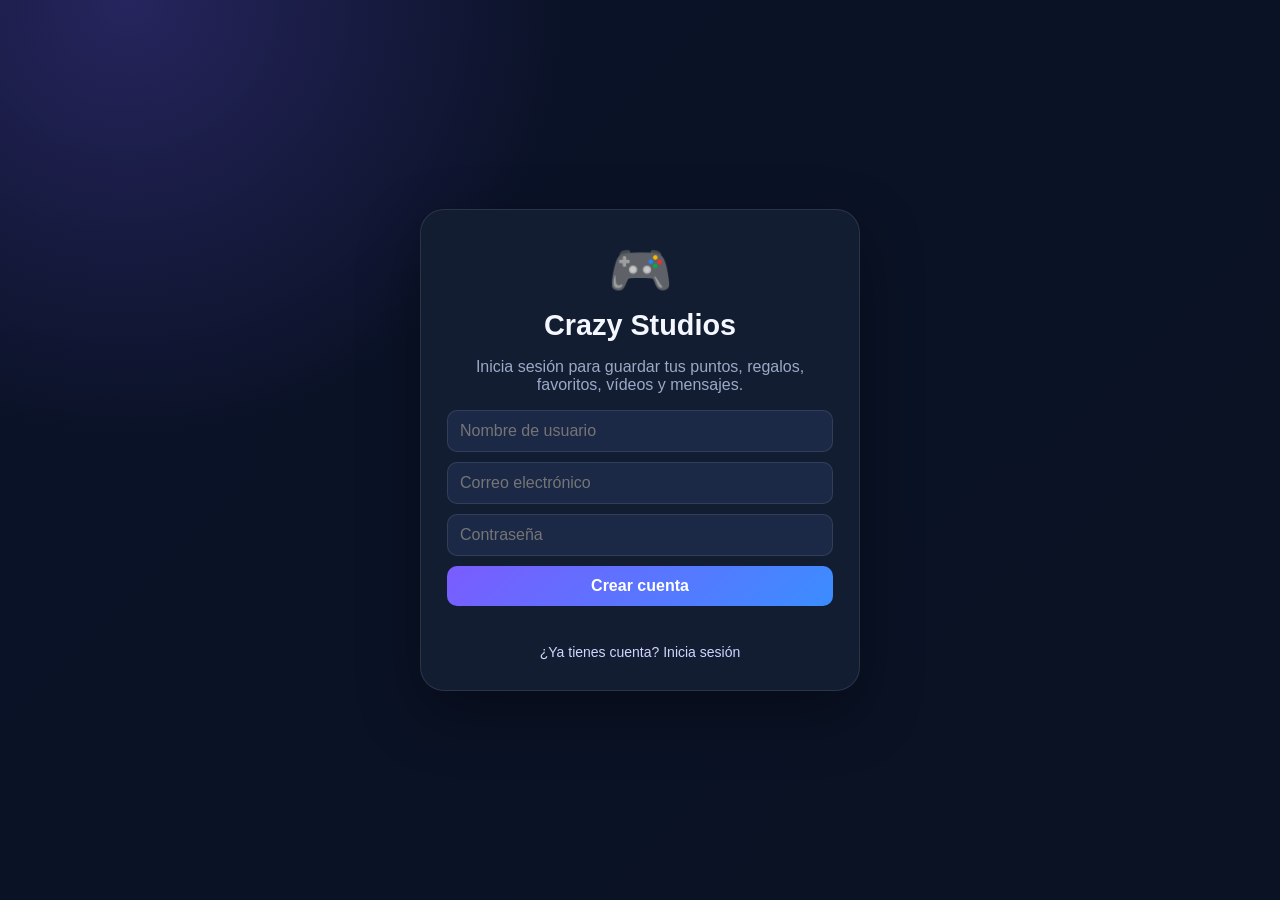
<file: index.html>
<!DOCTYPE html>
<html lang="es">
<head>
  <meta charset="UTF-8" />
  <meta name="viewport" content="width=device-width, initial-scale=1.0" />
  <title>Crazy Studios</title>
  <link rel="stylesheet" href="style.css" />
</head>
<body>
  <div class="auth-screen" id="authScreen">
    <div class="auth-card">
      <div class="auth-logo">🎮</div>
      <h2 id="authTitle">Crazy Studios</h2>
      <p class="muted" id="authSubtitle" style="text-align:center;">
        Inicia sesión para guardar tus puntos, regalos, favoritos, vídeos y mensajes.
      </p>

      <form class="form" id="authForm">
        <input id="displayName" type="text" placeholder="Nombre de usuario" />
        <input id="email" type="email" placeholder="Correo electrónico" required />
        <input id="password" type="password" placeholder="Contraseña" required />
        <button class="btn primary" id="authSubmitBtn">Crear cuenta</button>
      </form>

      <div class="error" id="authError"></div>
      <div class="auth-switch" id="authSwitch">¿Ya tienes cuenta? Inicia sesión</div>
    </div>
  </div>

  <div class="layout hidden" id="app">
    <aside class="sidebar">
      <div class="brand">
        <span class="brand-badge">🎮</span>
        <span>Crazy Studios</span>
      </div>

      <nav class="nav">
        <button class="active" data-page="index.html">⌂ Inicio</button>
        <button data-page="games.html">🎮 Juegos</button>
        <button data-page="apps.html">▣ Apps</button>
        <button data-page="live.html">📡 Live</button>
        <button data-page="shop.html">🛒 Tienda</button>
        <button id="profileButton">👤 Perfil</button>
        <button id="creatorButton">👑 Creador</button>
        <button id="settingsButton">⚙ Configuración</button>
        <button id="logoutButton">↪ Cerrar sesión</button>
      </nav>

      <div class="aside-note">
        Los nombres, logos y marcas son de sus propietarios.<br>
        <span id="profileName">Usuario</span>
      </div>
    </aside>

    <main>
      <header class="topbar">
        <label class="search">
          🔎
          <input id="searchInput" type="text" placeholder="Buscar..." />
        </label>
        <div class="top-actions">
          <button class="btn" id="themeButton">☼</button>
          <button class="btn primary" id="aiTopButton">✦ IA</button>
        </div>
      </header>

      <section class="hero">
        <div class="hero-label">Tu centro social y gamer</div>
        <h1>Juega, crea, vive y gana puntos.</h1>
        <p>Explora juegos virales, clásicos, apps, directos, contenido tipo TikTok y la mejor experiencia de entretenimiento gamer con IA.</p>

        <div class="hero-actions">
          <button class="btn primary" id="exploreButton">Explorar catálogo</button>
          <button class="btn" id="openNowggButton">Abrir nowgg.fun ↗</button>
        </div>

        <div class="stats">
          <div class="stat">
            <strong id="pointsValue">0</strong>
            <span>Puntos</span>
          </div>
          <div class="stat">
            <strong id="aiValue">10</strong>
            <span>Mensajes IA</span>
          </div>
          <div class="stat">
            <strong id="openedValue">0</strong>
            <span>Abiertos</span>
          </div>
        </div>
      </section>

      <section class="section" id="catalogSection">
        <div class="section-head">
          <div>
            <h2>Catálogo</h2>
            <p id="resultText">Cargando recursos...</p>
          </div>

          <div class="filters">
            <button class="filter active" data-filter="all">Todo</button>
            <button class="filter" data-filter="game">Juegos</button>
            <button class="filter" data-filter="app">Apps</button>
            <button class="filter" data-filter="classic">Clásicos</button>
          </div>
        </div>

        <div class="catalog" id="catalog"></div>
        <div class="empty" id="empty">No hay resultados para tu búsqueda.</div>
      </section>

      <section class="section hidden" id="feedSection">
        <div class="section-head">
          <div>
            <h2>Feed</h2>
            <p>Contenido tipo TikTok</p>
          </div>
        </div>
        <div class="feed" id="feedList"></div>
      </section>

      <section class="section hidden" id="profileSection">
        <div class="section-head">
          <div>
            <h2>Perfil</h2>
            <p>Gestiona tu cuenta</p>
          </div>
        </div>

        <div class="profile-box">
          <div class="profile-header">
            <div class="profile-info">
              <div class="profile-avatar" id="profileAvatar">U</div>
              <div>
                <h3 id="profileNameBox">Usuario</h3>
                <div class="muted small" id="profileBio">Sin biografía</div>
              </div>
            </div>
            <button class="btn primary" id="editProfileButton">Editar perfil</button>
          </div>

          <div class="profile-grid">
            <div class="profile-field">
              <label>Nombre</label>
              <input id="profileNameInput" />
            </div>
            <div class="profile-field">
              <label>Cuenta</label>
              <input id="profileHandleInput" />
            </div>
            <div class="profile-field">
              <label>Biografía</label>
              <textarea id="profileBioInput" rows="3"></textarea>
            </div>
          </div>

          <button class="btn primary" id="saveProfileButton">Guardar perfil</button>
        </div>
      </section>

      <section class="section hidden" id="creatorSection">
        <div class="section-head">
          <div>
            <h2>Panel del creador</h2>
            <p>Verificación y regalos</p>
          </div>
        </div>

        <div class="creator-panel">
          <div class="profile-field">
            <label>Código de creador</label>
            <input id="creatorCodeInput" type="password" placeholder="Introduce código" />
          </div>

          <button class="btn primary" id="creatorLoginBtn">Verificar cuenta</button>

          <div class="muted small" id="creatorStatus">Cuenta no verificada.</div>

          <div class="profile-grid">
            <div class="profile-field">
              <label>Regalos</label>
              <input id="giftInput" value="50" type="number" min="10" />
            </div>
            <div class="profile-field">
              <label>Mensaje de regalo</label>
              <input id="giftTextInput" value="¡Gracias por apoyar!" />
            </div>
          </div>

          <button class="btn primary" id="sendGiftBtn">Enviar regalo</button>
        </div>
      </section>
    </main>
  </div>

  <div class="chat-wrap">
    <div class="chat-panel" id="chatPanel">
      <div class="modal-head">
        <strong>Crazy IA</strong>
        <button class="close" id="closeChatBtn">×</button>
      </div>

      <div class="chat-log" id="chatLog">
        <div class="message bot">Hola. Soy Crazy IA. Cada mensaje consume un crédito.</div>
      </div>

      <form class="chat-form" id="chatForm" style="display:flex;gap:8px;">
        <input id="chatInput" placeholder="Pregunta..." />
        <button class="btn primary">Enviar</button>
      </form>
    </div>

    <button class="ai-button" id="aiButton">✦</button>
  </div>

  <div class="overlay" id="playerModal">
    <div class="modal">
      <div class="modal-head">
        <h2 id="playerTitle">Recurso</h2>
        <button class="close" data-close="playerModal">×</button>
      </div>

      <div class="player" id="playerContent">
        <div class="muted">Preparando contenido...</div>
      </div>

      <p class="notice">
        Algunos recursos externos pueden bloquearse dentro de un iframe. Si ocurre, usa el enlace oficial.
      </p>

      <button class="btn primary" id="officialBtn" style="margin-top:8px;">Sitio oficial ↗</button>
    </div>
  </div>

  <div class="overlay" id="settingsModal">
    <div class="modal">
      <div class="modal-head">
        <h2>Configuración</h2>
        <button class="close" data-close="settingsModal">×</button>
      </div>

      <div class="settings-row">
        <label>Tema claro<small>Estilo visual</small></label>
        <button class="switch" data-setting="light"></button>
      </div>

      <div class="settings-row">
        <label>Reducir animaciones<small>Más accesibilidad</small></label>
        <button class="switch" data-setting="motion"></button>
      </div>

      <div class="settings-row">
        <label>Idioma<small>Interfaz</small></label>
        <select id="languageSelect">
          <option value="es">Español</option>
          <option value="en">English</option>
          <option value="pt">Português</option>
          <option value="fr">Français</option>
        </select>
      </div>
    </div>
  </div>

  <script src="script.js"></script>
</body>
</html>
</file>
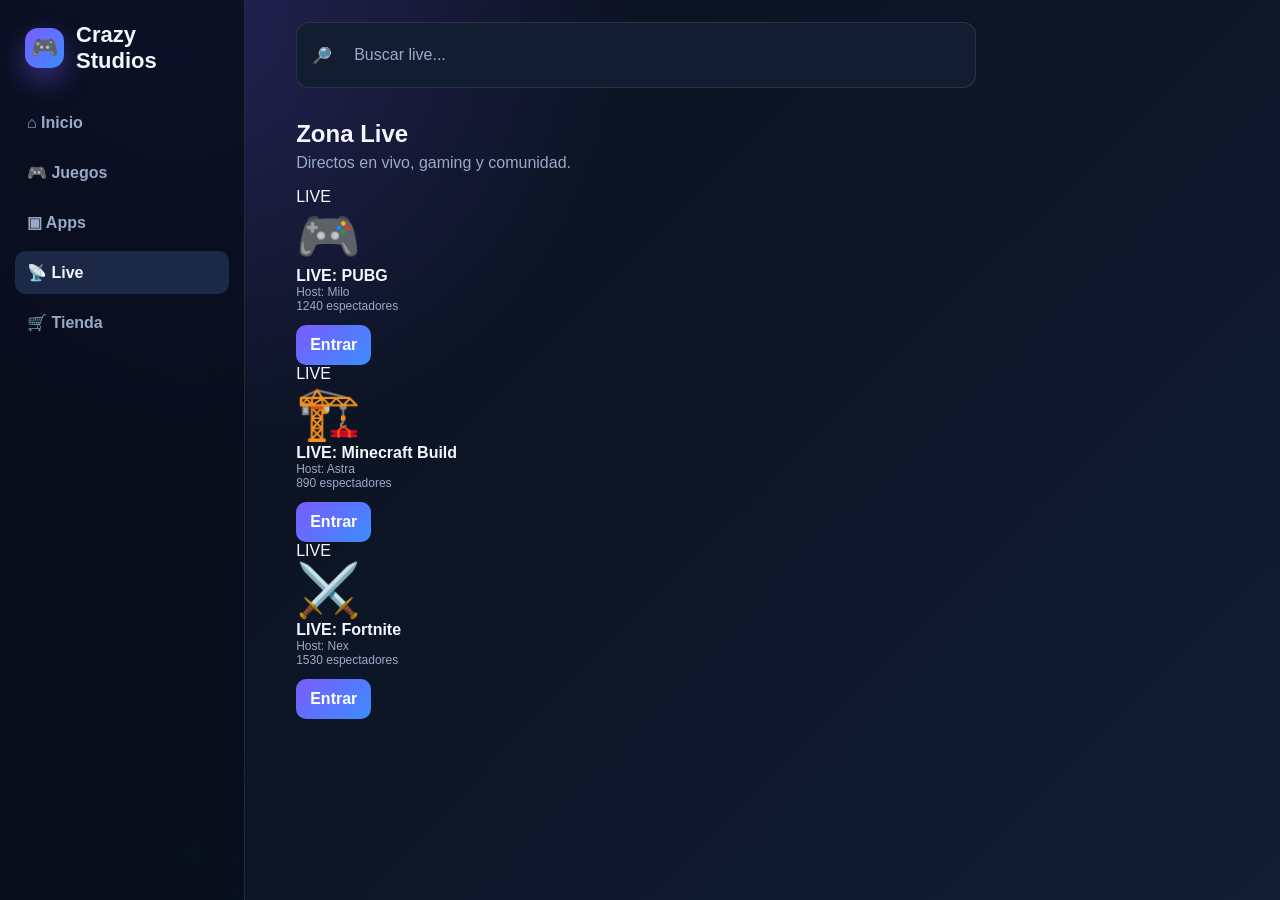
<file: live.html>
<!DOCTYPE html>
<html lang="es">
<head>
  <meta charset="UTF-8" />
  <meta name="viewport" content="width=device-width, initial-scale=1.0" />
  <title>Crazy Live</title>
  <link rel="stylesheet" href="style.css" />
</head>
<body>
  <div class="layout">
    <aside class="sidebar">
      <div class="brand">
        <span class="brand-badge">🎮</span>
        <span>Crazy Studios</span>
      </div>
      <nav class="nav">
        <button data-page="index.html">⌂ Inicio</button>
        <button data-page="games.html">🎮 Juegos</button>
        <button data-page="apps.html">▣ Apps</button>
        <button class="active" data-page="live.html">📡 Live</button>
        <button data-page="shop.html">🛒 Tienda</button>
      </nav>
    </aside>

    <main>
      <header class="topbar">
        <label class="search">
          🔎
          <input type="text" placeholder="Buscar live..." />
        </label>
      </header>

      <section class="section">
        <div class="section-head">
          <div>
            <h2>Zona Live</h2>
            <p>Directos en vivo, gaming y comunidad.</p>
          </div>
        </div>

        <div class="live-grid">
          <div class="live-card">
            <div class="live-header"><div class="live-badge">LIVE</div><div style="font-size:52px;">🎮</div></div>
            <div class="live-body">
              <strong>LIVE: PUBG</strong><br>
              <div class="small muted">Host: Milo</div>
              <div class="small muted">1240 espectadores</div>
              <button class="btn primary" style="margin-top:12px;">Entrar</button>
            </div>
          </div>

          <div class="live-card">
            <div class="live-header"><div class="live-badge">LIVE</div><div style="font-size:52px;">🏗️</div></div>
            <div class="live-body">
              <strong>LIVE: Minecraft Build</strong><br>
              <div class="small muted">Host: Astra</div>
              <div class="small muted">890 espectadores</div>
              <button class="btn primary" style="margin-top:12px;">Entrar</button>
            </div>
          </div>

          <div class="live-card">
            <div class="live-header"><div class="live-badge">LIVE</div><div style="font-size:52px;">⚔️</div></div>
            <div class="live-body">
              <strong>LIVE: Fortnite</strong><br>
              <div class="small muted">Host: Nex</div>
              <div class="small muted">1530 espectadores</div>
              <button class="btn primary" style="margin-top:12px;">Entrar</button>
            </div>
          </div>
        </div>
      </section>
    </main>
  </div>

  <script>
    document.querySelectorAll("[data-page]").forEach((btn) => {
      btn.addEventListener("click", () => {
        window.location.href = btn.dataset.page;
      });
    });
  </script>
</body>
</html>
</file>
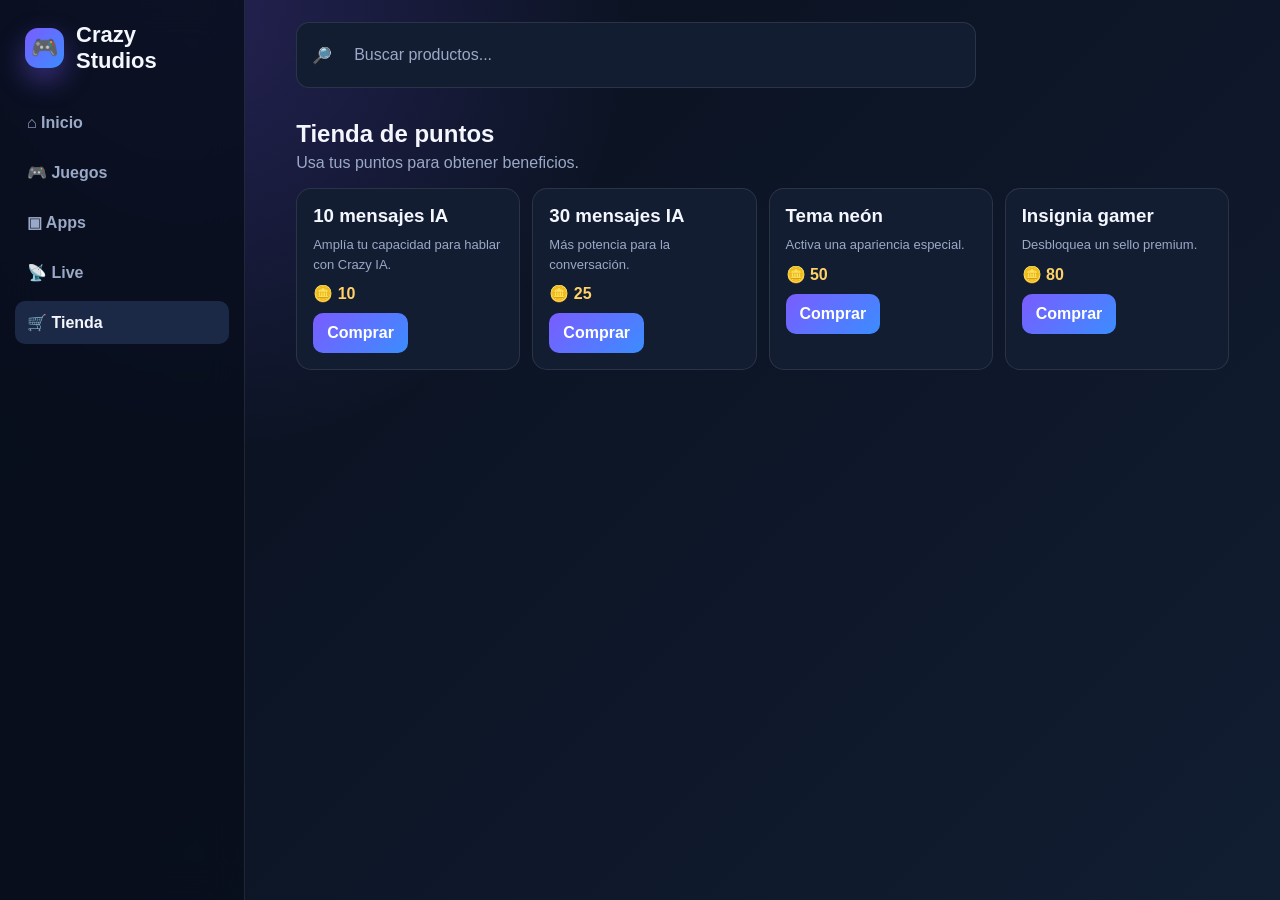
<file: shop.html>
<!DOCTYPE html>
<html lang="es">
<head>
  <meta charset="UTF-8" />
  <meta name="viewport" content="width=device-width, initial-scale=1.0" />
  <title>Crazy Shop</title>
  <link rel="stylesheet" href="style.css" />
</head>
<body>
  <div class="layout">
    <aside class="sidebar">
      <div class="brand">
        <span class="brand-badge">🎮</span>
        <span>Crazy Studios</span>
      </div>
      <nav class="nav">
        <button data-page="index.html">⌂ Inicio</button>
        <button data-page="games.html">🎮 Juegos</button>
        <button data-page="apps.html">▣ Apps</button>
        <button data-page="live.html">📡 Live</button>
        <button class="active" data-page="shop.html">🛒 Tienda</button>
      </nav>
    </aside>

    <main>
      <header class="topbar">
        <label class="search">
          🔎
          <input type="text" placeholder="Buscar productos..." />
        </label>
      </header>

      <section class="section">
        <div class="section-head">
          <div>
            <h2>Tienda de puntos</h2>
            <p>Usa tus puntos para obtener beneficios.</p>
          </div>
        </div>

        <div class="shop-grid">
          <div class="shop-item">
            <h3>10 mensajes IA</h3>
            <p>Amplía tu capacidad para hablar con Crazy IA.</p>
            <span class="price">🪙 10</span>
            <button class="btn primary">Comprar</button>
          </div>

          <div class="shop-item">
            <h3>30 mensajes IA</h3>
            <p>Más potencia para la conversación.</p>
            <span class="price">🪙 25</span>
            <button class="btn primary">Comprar</button>
          </div>

          <div class="shop-item">
            <h3>Tema neón</h3>
            <p>Activa una apariencia especial.</p>
            <span class="price">🪙 50</span>
            <button class="btn primary">Comprar</button>
          </div>

          <div class="shop-item">
            <h3>Insignia gamer</h3>
            <p>Desbloquea un sello premium.</p>
            <span class="price">🪙 80</span>
            <button class="btn primary">Comprar</button>
          </div>
        </div>
      </section>
    </main>
  </div>

  <script>
    document.querySelectorAll("[data-page]").forEach((btn) => {
      btn.addEventListener("click", () => {
        window.location.href = btn.dataset.page;
      });
    });
  </script>
</body>
</html>
</file>
<file: style.css>
/* Estilos modernos tipo TikTok / Twitch / gaming */
:root {
  --bg: #090f1d;
  --bg2: #111d31;
  --panel: #131d32;
  --panel2: #1b2947;
  --text: #f5f7ff;
  --muted: #9aa9c6;
  --line: rgba(255,255,255,.1);
  --brand: #7a5cff;
  --blue: #3b8dff;
  --cyan: #1bd4c5;
  --gold: #ffd166;
  --danger: #ff6678;
  --success: #3ad78b;
  --shadow: 0 22px 60px rgba(0,0,0,.35);
}

* { box-sizing: border-box; }
html { scroll-behavior: smooth; }
body {
  margin: 0;
  color: var(--text);
  font-family: Segoe UI, Tahoma, Geneva, Verdana, sans-serif;
  background: radial-gradient(circle at 14% 0%, rgba(122,92,255,.24), transparent 32%), linear-gradient(135deg, var(--bg), var(--bg2));
}
body.light {
  --bg: #f4f7ff;
  --panel: #ffffff;
  --panel2: #edf2ff;
  --text: #15233c;
  --muted: #687791;
  --line: rgba(17,35,60,.12);
  background: linear-gradient(135deg,#f7f9ff,#ebf0ff);
}

a { text-decoration: none; color: inherit; }
button, input, select, textarea { font: inherit; }
button { cursor: pointer; }
input, select, textarea {
  width: 100%;
  resize: none;
  border: 1px solid var(--line);
  border-radius: 10px;
  background: var(--panel2);
  color: var(--text);
  padding: 11px 12px;
  outline: none;
}
.hidden { display: none !important; }
.muted { color: var(--muted); }
.small { font-size: 12px; }

.auth-screen {
  position: fixed;
  inset: 0;
  z-index: 50;
  display: grid;
  place-items: center;
  background: radial-gradient(circle at 10% 0%, rgba(122,92,255,.25), transparent 30%), linear-gradient(135deg,#0a1228,#0a1223);
}

.auth-card {
  width: min(440px, 92vw);
  background: var(--panel);
  border: 1px solid var(--line);
  border-radius: 24px;
  padding: 30px 26px;
  box-shadow: var(--shadow);
}

.auth-logo { font-size: 52px; text-align: center; margin-bottom: 8px; }
.auth-card h2 { margin: 0 0 12px; text-align: center; font-size: 1.8rem; }
.form { display: grid; gap: 10px; margin-top: 16px; }
.btn {
  padding: 11px 14px;
  border: 1px solid var(--line);
  background: var(--panel2);
  color: var(--text);
  border-radius: 10px;
  transition: .2s;
}
.btn:hover { transform: translateY(-1px); }
.btn.primary {
  background: linear-gradient(135deg, var(--brand), var(--blue));
  border: none;
  color: white;
  font-weight: 800;
}
.btn.danger { background: var(--danger); border: none; color: white; }
.error { min-height: 18px; margin-top: 8px; color: var(--danger); font-size: 13px; }
.auth-switch { margin-top: 12px; text-align: center; font-size: 14px; color: #d0d5ff; cursor: pointer; }

.layout { display: grid; grid-template-columns: 245px 1fr; min-height: 100vh; }
.sidebar {
  position: sticky;
  top: 0;
  height: 100vh;
  padding: 22px 15px;
  background: rgba(8,14,28,.82);
  border-right: 1px solid var(--line);
  backdrop-filter: blur(18px);
}
body.light .sidebar { background: rgba(255,255,255,.8); }

.brand {
  display: flex;
  align-items: center;
  gap: 12px;
  margin: 0 10px 28px;
  font-weight: 900;
  font-size: 22px;
}
.brand-badge {
  width: 40px;
  height: 40px;
  display: grid;
  place-items: center;
  border-radius: 13px;
  background: linear-gradient(135deg, var(--brand), var(--blue));
  box-shadow: 0 12px 28px rgba(122,92,255,.42);
}

.nav { display: grid; gap: 7px; }
.nav button {
  width: 100%;
  border: none;
  background: transparent;
  color: var(--muted);
  padding: 12px 12px;
  border-radius: 10px;
  text-align: left;
  font-weight: 600;
}
.nav button:hover, .nav button.active {
  background: var(--panel2);
  color: var(--text);
}
.aside-note {
  position: absolute;
  left: 20px; right: 20px; bottom: 18px;
  color: var(--muted);
  font-size: 12px;
  line-height: 1.6;
}

main {
  min-width: 0;
  padding: 22px clamp(18px,4vw,55px) 60px;
}
.topbar {
  display: flex;
  justify-content: space-between;
  align-items: center;
  gap: 14px;
  margin-bottom: 24px;
}
.search {
  flex: 1;
  max-width: 680px;
  display: flex;
  align-items: center;
  gap: 10px;
  background: var(--panel);
  border: 1px solid var(--line);
  border-radius: 13px;
  padding: 12px 15px;
}
.search input { width: 100%; border: none; outline: none; background: transparent; color: var(--text); }
.search input::placeholder { color: var(--muted); }
.top-actions { display: flex; gap: 9px; align-items: center; }

.hero {
  padding: 34px 36px;
  background: linear-gradient(120deg, rgba(42,35,105,.9), rgba(18,50,72,.9));
  border: 1px solid var(--line);
  border-radius: 24px;
  box-shadow: var(--shadow);
}
.hero-label { color: #c0bbff; font-size: 12px; font-weight: 900; letter-spacing: .1em; text-transform: uppercase; }
.hero h1 { margin: 12px 0 16px; max-width: 800px; font-size: clamp(2.3rem, 5vw, 4.5rem); line-height: 1.04; }
.hero p { max-width: 680px; color: var(--muted); line-height: 1.7; }
.hero-actions { display: flex; flex-wrap: wrap; gap: 10px; margin-top: 22px; }
.stats { display: flex; flex-wrap: wrap; gap: 12px; margin-top: 22px; }
.stat { min-width: 110px; padding: 12px 15px; background: rgba(255,255,255,.06); border: 1px solid var(--line); border-radius: 12px; }
.stat strong { display: block; font-size: 21px; }
.stat span { color: var(--muted); font-size: 12px; }

.section { margin-top: 32px; }
.section-head { display: flex; justify-content: space-between; align-items: end; gap: 16px; margin-bottom: 16px; }
.section-head h2 { margin: 0; }
.section-head p { margin: 6px 0 0; color: var(--muted); }
.filters { display: flex; flex-wrap: wrap; gap: 8px; }
.filter {
  background: transparent;
  color: var(--muted);
  border: 1px solid var(--line);
  border-radius: 999px;
  padding: 9px 13px;
}
.filter.active {
  background: linear-gradient(135deg, var(--brand), var(--blue));
  border-color: transparent;
  color: white;
}

.catalog { display: grid; grid-template-columns: repeat(auto-fill, minmax(220px, 1fr)); gap: 16px; }
.card {
  overflow: hidden;
  background: var(--panel);
  border: 1px solid var(--line);
  border-radius: 18px;
  box-shadow: 0 10px 24px rgba(0,0,0,.12);
  transition: .2s;
}
.card:hover { transform: translateY(-4px); border-color: rgba(122,92,255,.8); }
.cover {
  position: relative;
  display: grid;
  place-items: center;
  height: 140px;
  background: linear-gradient(135deg,#2b3d65,#172338);
}
.cover img { width: 58px; height: 58px; object-fit: contain; }
.badge {
  position: absolute;
  top: 10px;
  left: 10px;
  background: rgba(7,11,20,.8);
  border: 1px solid var(--line);
  border-radius: 999px;
  padding: 5px 8px;
  font-size: 11px;
}
.card-body { padding: 14px; }
.card h3 { margin: 0 0 7px; }
.description { min-height: 42px; color: var(--muted); line-height: 1.45; font-size: 13px; }
.meta { display: flex; justify-content: space-between; align-items: center; margin: 14px 0; color: var(--muted); font-size: 12px; }
.rating { color: var(--gold); }
.card-actions { display: flex; gap: 7px; }
.card-actions button { flex: 1; padding: 8px 7px; font-size: 12px; }

.empty {
  display: none;
  text-align: center;
  color: var(--muted);
  border: 1px dashed var(--line);
  border-radius: 15px;
  background: rgba(255,255,255,.02);
  padding: 42px 18px;
  margin-top: 16px;
}

.feed { display: grid; gap: 18px; }
.video-card { background: var(--panel); border: 1px solid var(--line); border-radius: 20px; overflow: hidden; }
.video-top { display: flex; align-items: center; justify-content: space-between; padding: 14px 16px; border-bottom: 1px solid var(--line); }
.user-mini { display: flex; align-items: center; gap: 10px; }
.avatar { width: 36px; height: 36px; border-radius: 50%; display: grid; place-items: center; background: linear-gradient(135deg, var(--brand), var(--blue)); font-weight: 800; }
.video-media {
  height: 480px;
  background: linear-gradient(135deg,#1b1634,#0d1325);
  display: grid; place-items: center; position: relative; overflow: hidden;
}
.video-media::before{
  content: "";
  position: absolute; inset: 0;
  background: linear-gradient(120deg, rgba(122,92,255,.25), transparent), radial-gradient(circle at 30% 30%, rgba(27,212,197,.22), transparent 22%);
}
.video-media .play {
  position: relative; z-index: 1; width: 86px; height: 86px; border-radius: 50%; display: grid; place-items: center; font-size: 32px; background: rgba(255,255,255,.12); border: 1px solid rgba(255,255,255,.2); backdrop-filter: blur(14px);
}
.video-actions { display: flex; justify-content: space-between; align-items: center; padding: 14px 16px; }
.video-actions .left { display: flex; gap: 8px; align-items: center; }
.chip { border: 1px solid var(--line); background: var(--panel2); color: var(--text); border-radius: 999px; padding: 8px 10px; font-size: 12px; }

.profile-box { background: var(--panel); border: 1px solid var(--line); border-radius: 18px; padding: 18px; display: grid; gap: 16px; }
.profile-header { display: flex; justify-content: space-between; align-items: center; gap: 16px; }
.profile-info { display: flex; align-items: center; gap: 14px; }
.profile-avatar { width: 64px; height: 64px; border-radius: 50%; display: grid; place-items: center; background: linear-gradient(135deg, var(--brand), var(--blue)); font-weight: 900; font-size: 1.3rem; }
.profile-grid { display: grid; grid-template-columns: repeat(auto-fit, minmax(180px,1fr)); gap: 12px; }
.profile-field { display: grid; gap: 6px; }
.profile-field label { color: var(--muted); font-size: 12px; }

.creator-panel { display: grid; gap: 12px; padding: 18px; background: rgba(122,92,255,.1); border: 1px solid rgba(122,92,255,.35); border-radius: 15px; }
.shop-grid { display: grid; grid-template-columns: repeat(auto-fit, minmax(190px,1fr)); gap: 12px; }
.shop-item { background: var(--panel); border: 1px solid var(--line); border-radius: 15px; padding: 16px; }
.shop-item h3 { margin: 0 0 8px; }
.shop-item p { margin: 0; color: var(--muted); line-height: 1.5; font-size: 13px; }
.shop-item .price { display: block; margin: 10px 0; font-weight: 700; color: var(--gold); }

.overlay {
  position: fixed;
  inset: 0;
  z-index: 40;
  display: none;
  place-items: center;
  background: rgba(2,5,18,.7);
  backdrop-filter: blur(8px);
  padding: 18px;
}
.overlay.open { display: grid; }
.modal {
  width: min(900px,100%);
  max-height: 90vh;
  overflow: auto;
  background: var(--panel);
  border: 1px solid var(--line);
  border-radius: 18px;
  padding: 22px;
  box-shadow: var(--shadow);
}
.modal-head { display: flex; align-items: center; justify-content: space-between; gap: 12px; margin-bottom: 12px; }
.modal-head h2 { margin: 0; }
.close { border: none; background: transparent; color: var(--text); font-size: 24px; }
.player { min-height: 420px; display: grid; place-items: center; background: #050911; border: 1px solid var(--line); border-radius: 12px; overflow: hidden; text-align: center; }
.player iframe { width: 100%; height: 62vh; min-height: 420px; border: none; }
.notice { color: var(--muted); line-height: 1.6; margin-top: 12px; }

.chat-wrap { position: fixed; right: 22px; bottom: 22px; z-index: 44; }
.ai-button {
  width: 56px; height: 56px; border: none; border-radius: 50%;
  background: linear-gradient(135deg, var(--brand), var(--cyan));
  color: white; font-size: 22px; box-shadow: 0 12px 30px rgba(0,0,0,.35);
}
.chat-panel {
  position: absolute; right: 0; bottom: 67px; display: none; width: min(330px, calc(100vw - 32px)); background: var(--panel); border: 1px solid var(--line); border-radius: 18px; padding: 14px; box-shadow: 0 20px 60px rgba(0,0,0,.5);
}
.chat-panel.open { display: block; }
.chat-log { height: 220px; overflow: auto; display: grid; gap: 8px; margin: 10px 0; }
.message { max-width: 90%; padding: 9px 11px; border-radius: 11px; font-size: 13px; line-height: 1.5; }
.message.bot { background: var(--panel2); }
.message.user { justify-self: end; background: linear-gradient(135deg, var(--brand), var(--blue)); color: white; }

.settings-row { display: flex; align-items: center; justify-content: space-between; gap: 16px; padding: 15px 0; border-bottom: 1px solid var(--line); }
.settings-row label { display: grid; gap: 4px; }
.settings-row small { color: var(--muted); }
.switch {
  width: 46px; height: 25px; border: none; border-radius: 20px; background: #53617d; position: relative; padding: 0;
}
.switch::after {
  content: ""; position: absolute; top: 3px; left: 3px; width: 19px; height: 19px; border-radius: 50%; background: white; transition: .2s;
}
.switch.on { background: var(--brand); }
.switch.on::after { transform: translateX(20px); }

@media (max-width: 820px) {
  .layout { grid-template-columns: 1fr; }
  .sidebar { position: static; height: auto; border-right: 0; border-bottom: 1px solid var(--line); }
  .nav { display: flex; overflow: auto; }
  .nav button { white-space: nowrap; width: auto; }
  .aside-note { display: none; }
  .topbar { flex-direction: column; align-items: stretch; }
  .top-actions { justify-content: flex-end; }
  .hero { padding: 24px; }
  .video-media { height: 320px; }
}
</file>
